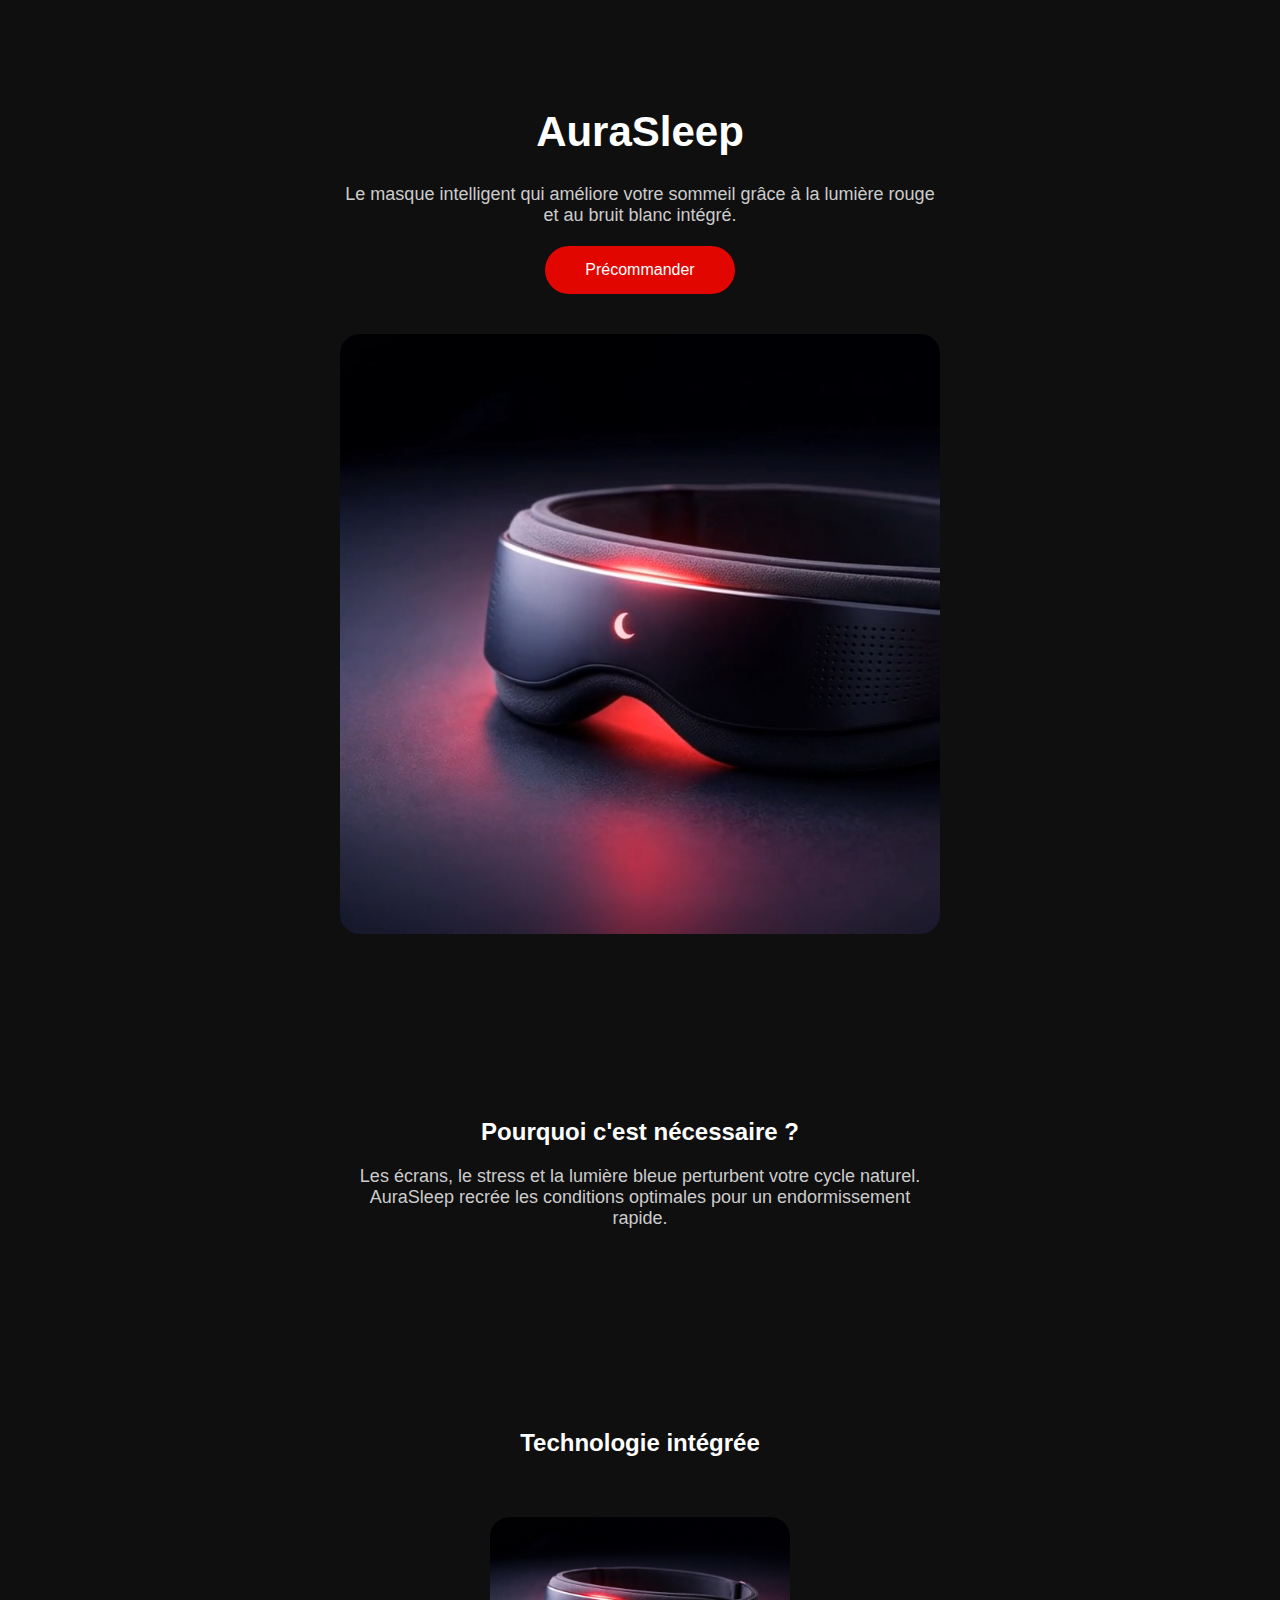
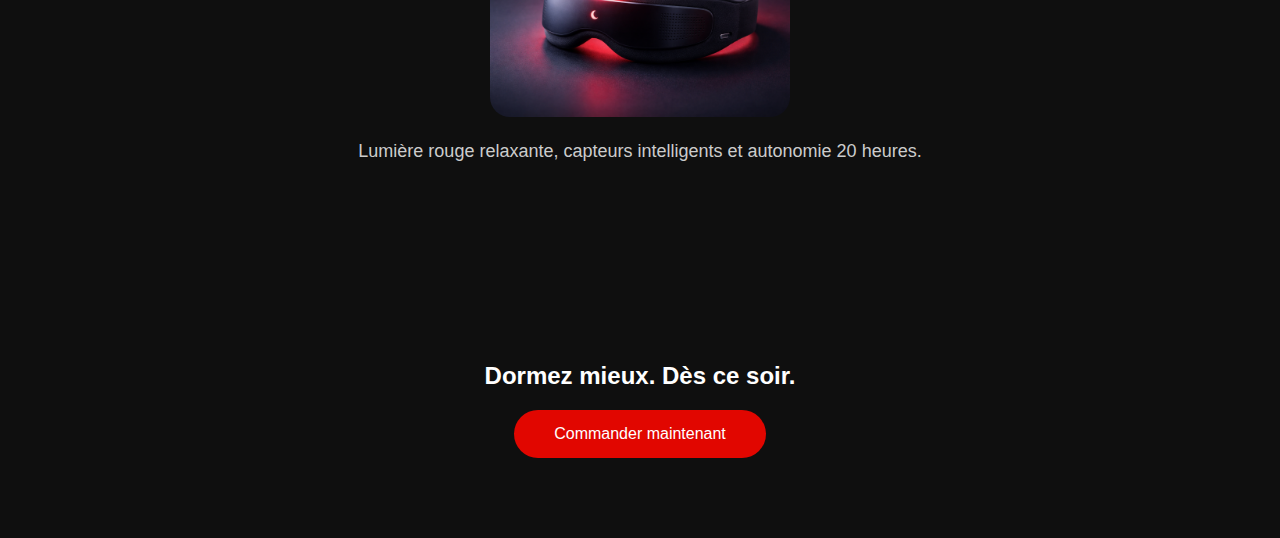
<file: index.html>
<!DOCTYPE html>
<html lang="fr">

<head>
    <meta charset="UTF-8">
    <meta name="viewport" content="width=device-width, initial-scale=1.0">
    <title>AuraSleep</title>
    <link rel="stylesheet" href="style.css">
</head>

<body>

    <section>
        <h1>AuraSleep</h1>
        <p>Le masque intelligent qui améliore votre sommeil grâce à la lumière rouge et au bruit blanc intégré.</p>
        <button>Précommander</button>
        <br>
        <video autoplay muted loop playsinline>
            <source src="hailuo-2_3_use_this_mask_and_make_it_turn-0.mp4" type="video/mp4">
            Votre navigateur ne supporte pas la vidéo.
        </video>
    </section>

    <section>
        <h2>Pourquoi c'est nécessaire ?</h2>
        <p>Les écrans, le stress et la lumière bleue perturbent votre cycle naturel. AuraSleep recrée les conditions
            optimales pour un endormissement rapide.</p>
    </section>

    <section>
        <h2>Technologie intégrée</h2>
        <img src="866100cf-865f-4dce-9ec3-f01d8ecaac0b.png" alt="Produit AuraSleep">
        <p>Lumière rouge relaxante, capteurs intelligents et autonomie 20 heures.</p>
    </section>

    <section>
        <h2>Dormez mieux. Dès ce soir.</h2>
        <button>Commander maintenant</button>
    </section>

</body>

</html>
</file>
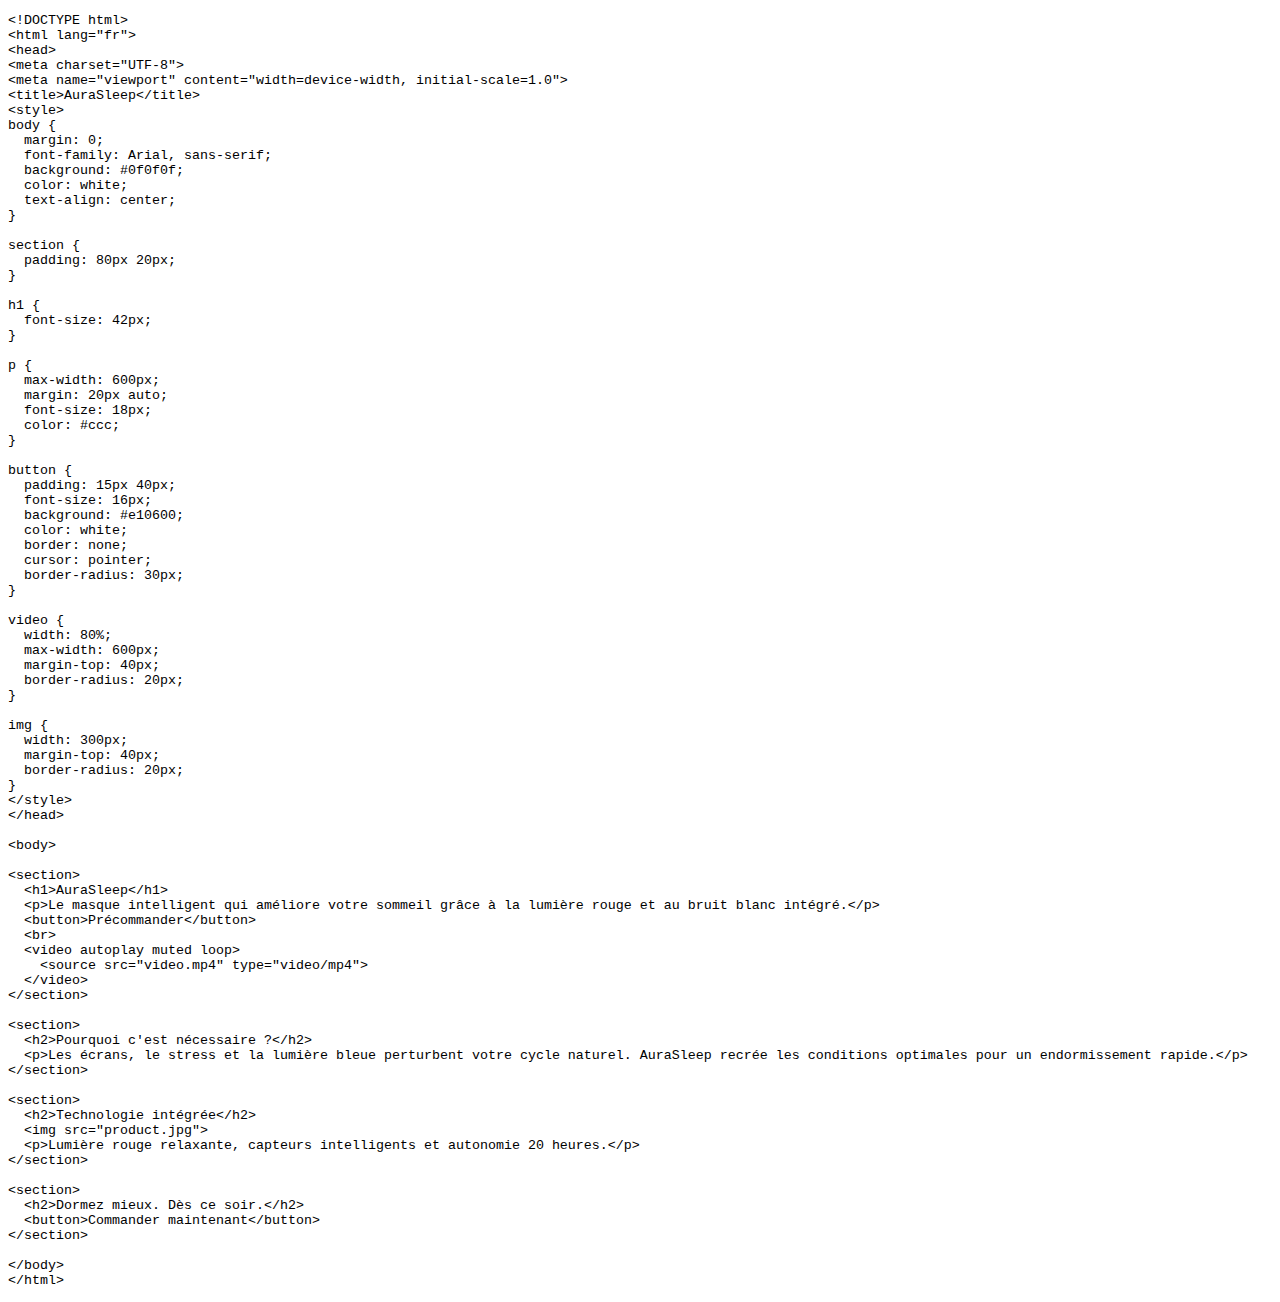
<file: Nouveau dossier/index.html.html>
<!DOCTYPE html>
<html>
<head>
	<meta http-equiv="content-type" content="text/html; charset=utf-8"/>
	<title></title>
	<meta name="generator" content="LibreOffice 25.2.7.2 (Linux)"/>
	<meta name="created" content="00:00:00"/>
	<meta name="changed" content="00:00:00"/>
	<style type="text/css">
		@page { size: 8.5in 11in; margin: 0.79in }
		p { margin-bottom: 0.1in; line-height: 115%; background: transparent }
		pre { background: transparent }
		pre.western { font-family: "Liberation Mono", monospace; font-size: 10pt }
		pre.cjk { font-family: "Noto Sans Mono CJK SC", monospace; font-size: 10pt }
		pre.ctl { font-family: "Liberation Mono", monospace; font-size: 10pt }
	</style>
</head>
<body lang="en-US" link="#000080" vlink="#800000" dir="ltr"><pre class="western">&lt;!DOCTYPE html&gt;
&lt;html lang=&quot;fr&quot;&gt;
&lt;head&gt;
&lt;meta charset=&quot;UTF-8&quot;&gt;
&lt;meta name=&quot;viewport&quot; content=&quot;width=device-width, initial-scale=1.0&quot;&gt;
&lt;title&gt;AuraSleep&lt;/title&gt;
&lt;style&gt;
body {
  margin: 0;
  font-family: Arial, sans-serif;
  background: #0f0f0f;
  color: white;
  text-align: center;
}

section {
  padding: 80px 20px;
}

h1 {
  font-size: 42px;
}

p {
  max-width: 600px;
  margin: 20px auto;
  font-size: 18px;
  color: #ccc;
}

button {
  padding: 15px 40px;
  font-size: 16px;
  background: #e10600;
  color: white;
  border: none;
  cursor: pointer;
  border-radius: 30px;
}

video {
  width: 80%;
  max-width: 600px;
  margin-top: 40px;
  border-radius: 20px;
}

img {
  width: 300px;
  margin-top: 40px;
  border-radius: 20px;
}
&lt;/style&gt;
&lt;/head&gt;

&lt;body&gt;

&lt;section&gt;
  &lt;h1&gt;AuraSleep&lt;/h1&gt;
  &lt;p&gt;Le masque intelligent qui améliore votre sommeil grâce à la lumière rouge et au bruit blanc intégré.&lt;/p&gt;
  &lt;button&gt;Précommander&lt;/button&gt;
  &lt;br&gt;
  &lt;video autoplay muted loop&gt;
    &lt;source src=&quot;video.mp4&quot; type=&quot;video/mp4&quot;&gt;
  &lt;/video&gt;
&lt;/section&gt;

&lt;section&gt;
  &lt;h2&gt;Pourquoi c'est nécessaire ?&lt;/h2&gt;
  &lt;p&gt;Les écrans, le stress et la lumière bleue perturbent votre cycle naturel. AuraSleep recrée les conditions optimales pour un endormissement rapide.&lt;/p&gt;
&lt;/section&gt;

&lt;section&gt;
  &lt;h2&gt;Technologie intégrée&lt;/h2&gt;
  &lt;img src=&quot;product.jpg&quot;&gt;
  &lt;p&gt;Lumière rouge relaxante, capteurs intelligents et autonomie 20 heures.&lt;/p&gt;
&lt;/section&gt;

&lt;section&gt;
  &lt;h2&gt;Dormez mieux. Dès ce soir.&lt;/h2&gt;
  &lt;button&gt;Commander maintenant&lt;/button&gt;
&lt;/section&gt;

&lt;/body&gt;
&lt;/html&gt;</pre>
</body>
</html>
</file>
<file: style.css>
body {
  margin: 0;
  font-family: Arial, sans-serif;
  background: #0f0f0f;
  color: white;
  text-align: center;
}

section {
  padding: 80px 20px;
}

h1 {
  font-size: 42px;
}

p {
  max-width: 600px;
  margin: 20px auto;
  font-size: 18px;
  color: #ccc;
}

button {
  padding: 15px 40px;
  font-size: 16px;
  background: #e10600;
  color: white;
  border: none;
  cursor: pointer;
  border-radius: 30px;
}

video {
  width: 80%;
  max-width: 600px;
  margin-top: 40px;
  border-radius: 20px;
}

img {
  width: 300px;
  margin-top: 40px;
  border-radius: 20px;
}
</file>
